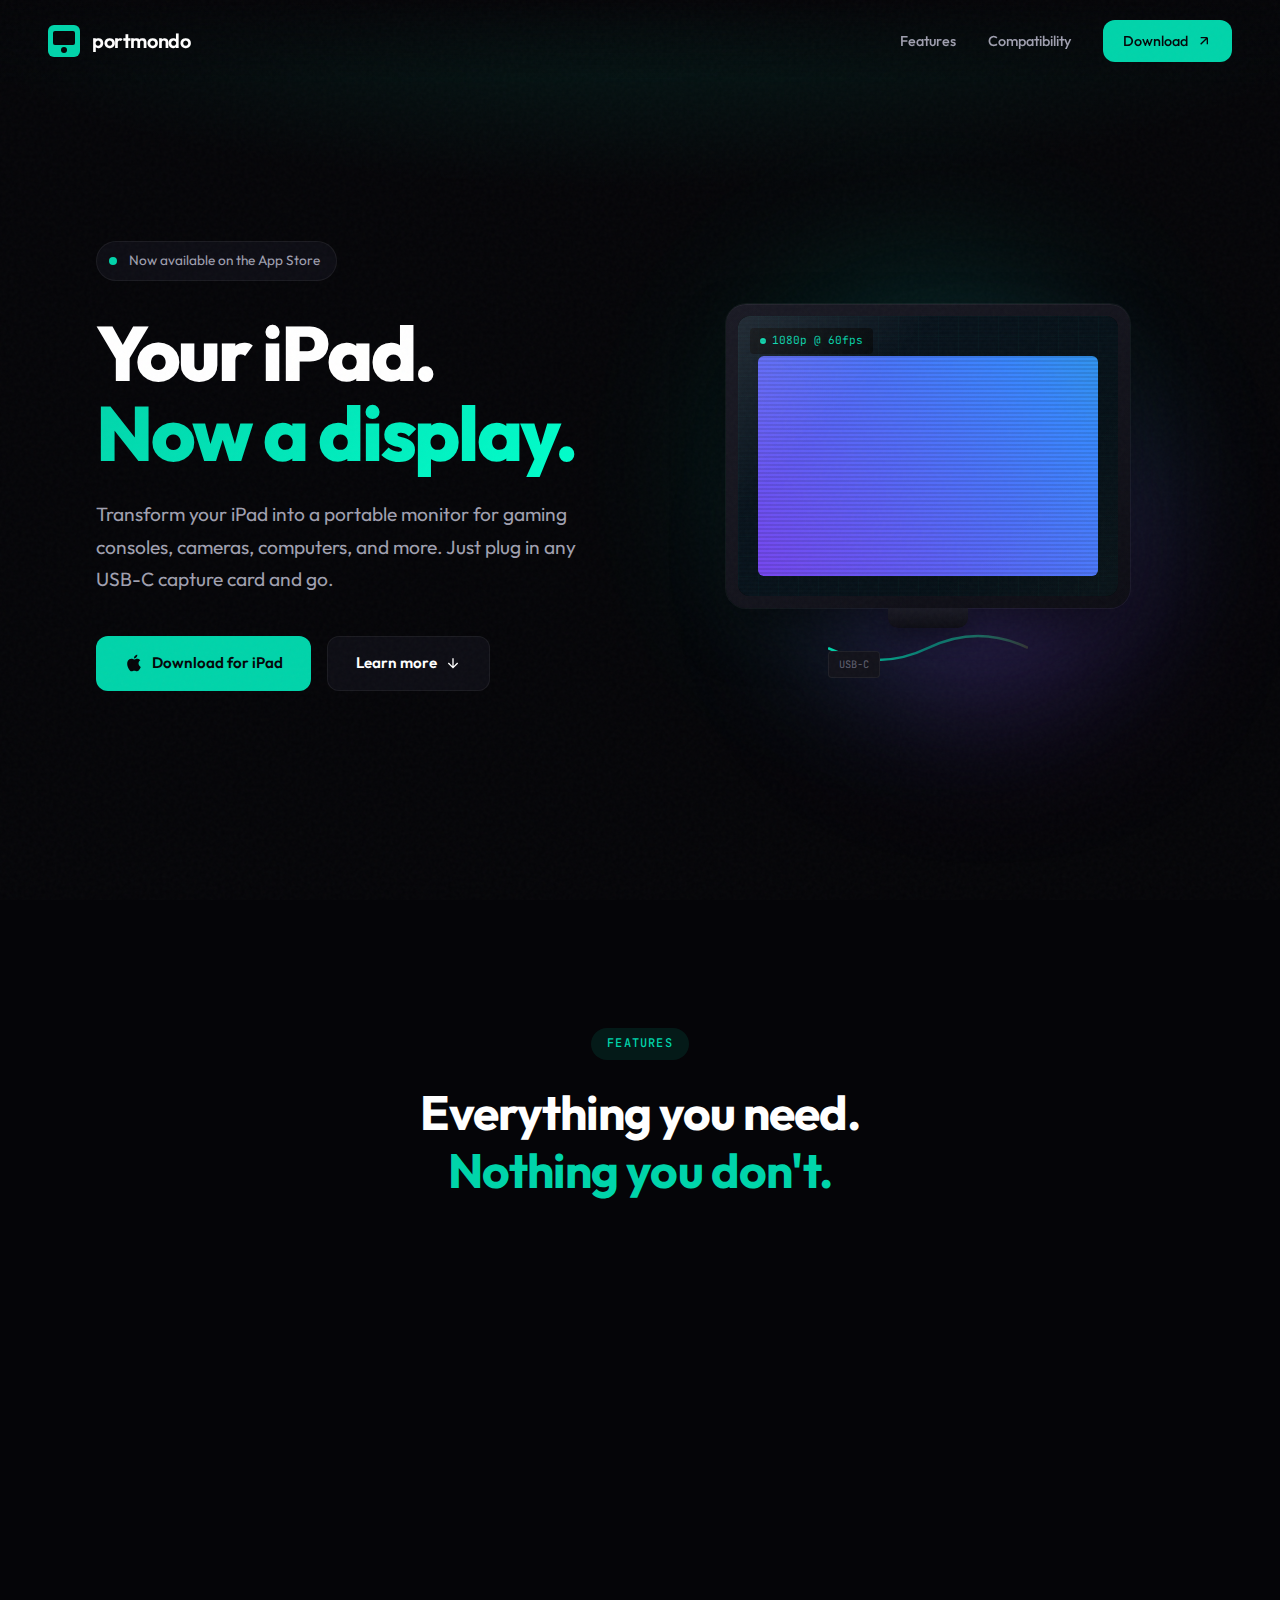
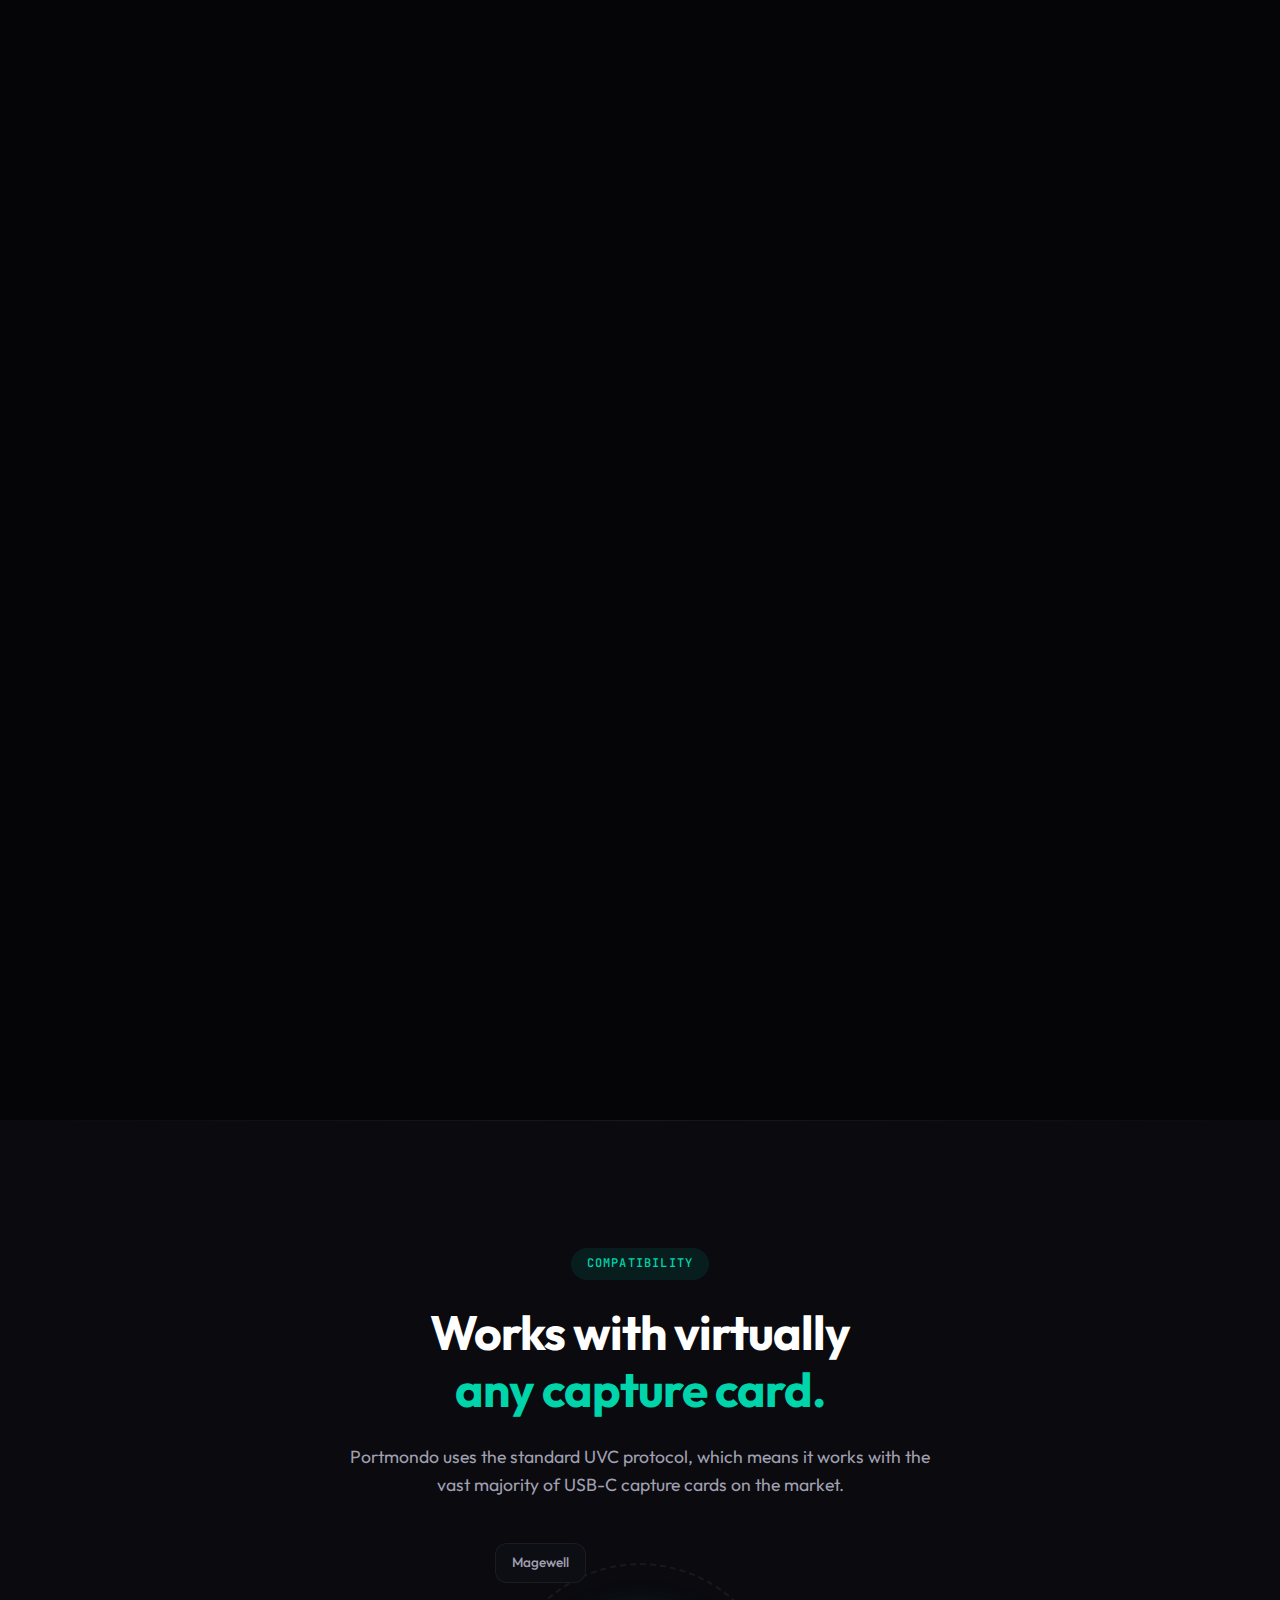
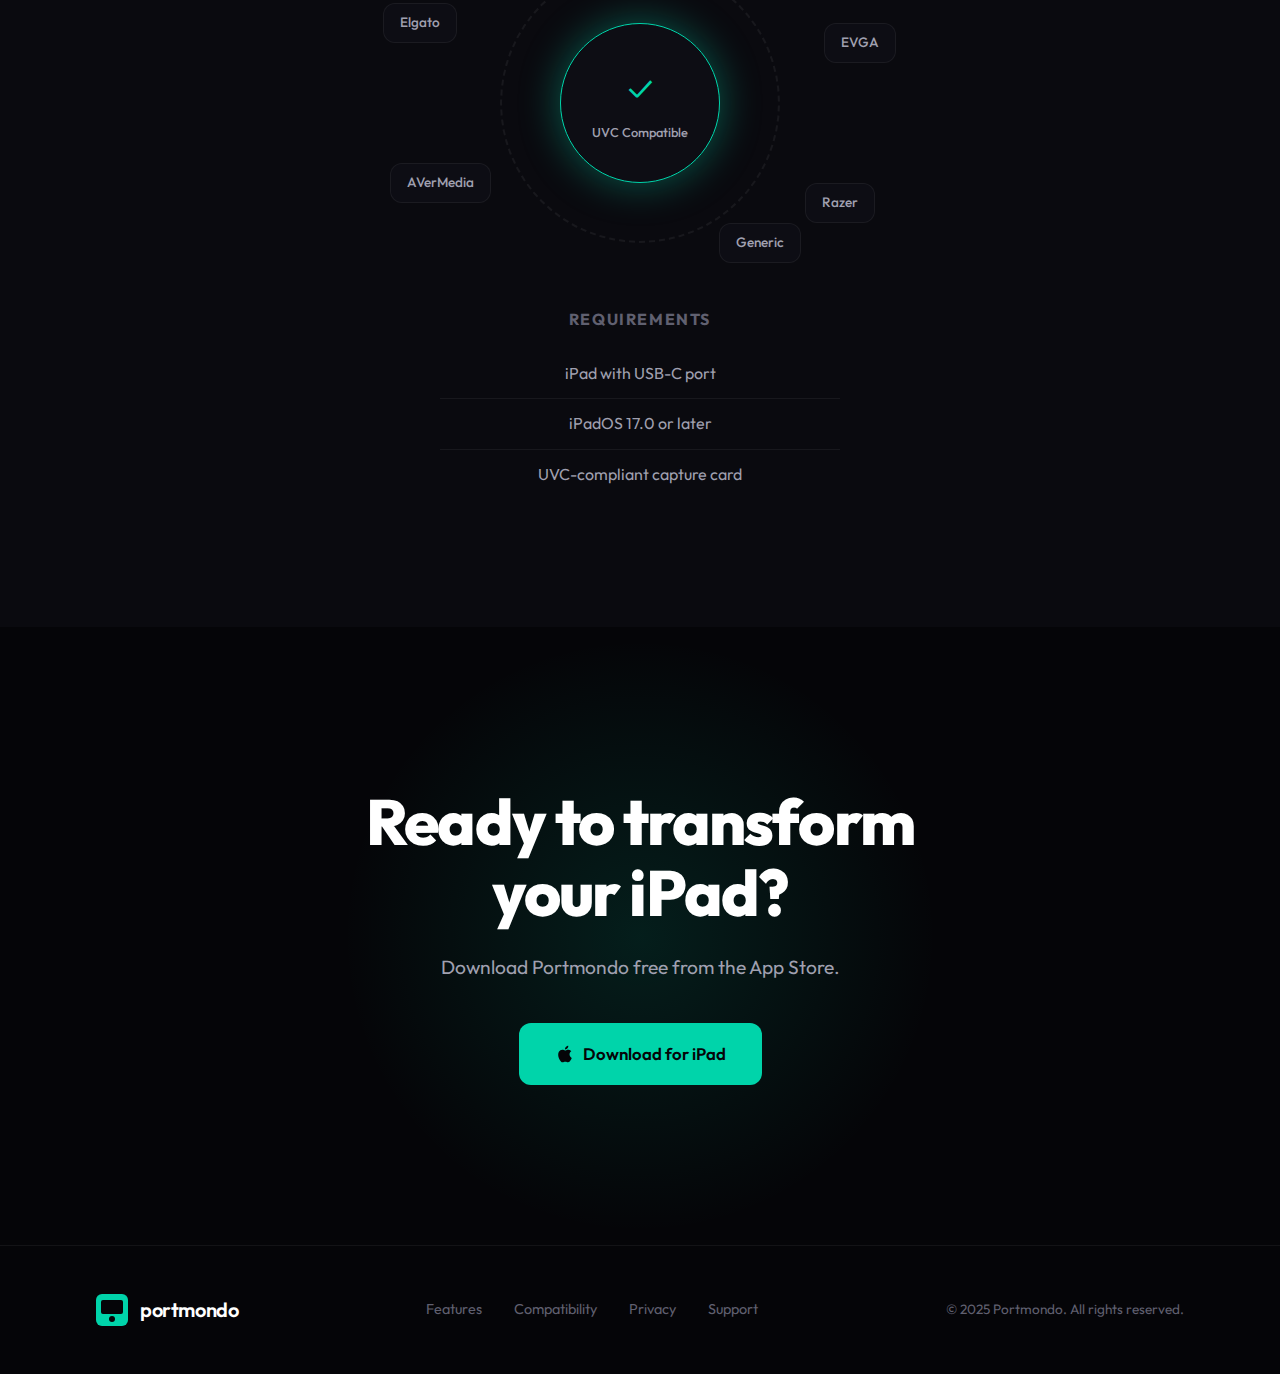
<file: index.html>
<!DOCTYPE html>
<html lang="en">
<head>
    <meta charset="UTF-8">
    <meta name="viewport" content="width=device-width, initial-scale=1.0">
    <title>Portmondo - Transform Your iPad Into a Portable Monitor</title>
    <meta name="description" content="Turn your iPad into a stunning portable display for your gaming consoles, cameras, and computers with any USB-C capture card.">

    <!-- Fonts -->
    <link rel="preconnect" href="https://fonts.googleapis.com">
    <link rel="preconnect" href="https://fonts.gstatic.com" crossorigin>
    <link href="https://fonts.googleapis.com/css2?family=Outfit:wght@300;400;500;600;700;800&family=JetBrains+Mono:wght@400;500&display=swap" rel="stylesheet">

    <!-- Favicon -->
    <link rel="icon" type="image/svg+xml" href="data:image/svg+xml,<svg xmlns='http://www.w3.org/2000/svg' viewBox='0 0 100 100'><rect fill='%230a0a0a' width='100' height='100' rx='20'/><rect fill='%2300d4aa' x='15' y='20' width='70' height='50' rx='5'/><circle fill='%230a0a0a' cx='50' cy='80' r='6'/></svg>">

    <link rel="stylesheet" href="styles.css">
</head>
<body>
    <!-- Noise overlay -->
    <div class="noise"></div>

    <!-- Navigation -->
    <nav class="nav">
        <a href="#" class="nav-logo">
            <span class="logo-icon"></span>
            <span class="logo-text">portmondo</span>
        </a>
        <div class="nav-links">
            <a href="#features">Features</a>
            <a href="#compatibility">Compatibility</a>
            <a href="https://apps.apple.com" class="nav-cta" target="_blank">
                <span>Download</span>
                <svg width="16" height="16" viewBox="0 0 24 24" fill="none" stroke="currentColor" stroke-width="2">
                    <path d="M7 17L17 7M17 7H7M17 7V17"/>
                </svg>
            </a>
        </div>
    </nav>

    <!-- Hero Section -->
    <section class="hero">
        <div class="hero-content">
            <div class="hero-badge">
                <span class="badge-dot"></span>
                <span>Now available on the App Store</span>
            </div>
            <h1 class="hero-title">
                Your iPad.<br>
                <span class="title-accent">Now a display.</span>
            </h1>
            <p class="hero-subtitle">
                Transform your iPad into a portable monitor for gaming consoles, cameras, computers, and more. Just plug in any USB-C capture card and go.
            </p>
            <div class="hero-actions">
                <a href="https://apps.apple.com" class="btn btn-primary" target="_blank">
                    <svg class="apple-icon" viewBox="0 0 24 24" fill="currentColor">
                        <path d="M18.71 19.5c-.83 1.24-1.71 2.45-3.05 2.47-1.34.03-1.77-.79-3.29-.79-1.53 0-2 .77-3.27.82-1.31.05-2.3-1.32-3.14-2.53C4.25 17 2.94 12.45 4.7 9.39c.87-1.52 2.43-2.48 4.12-2.51 1.28-.02 2.5.87 3.29.87.78 0 2.26-1.07 3.81-.91.65.03 2.47.26 3.64 1.98-.09.06-2.17 1.28-2.15 3.81.03 3.02 2.65 4.03 2.68 4.04-.03.07-.42 1.44-1.38 2.83M13 3.5c.73-.83 1.94-1.46 2.94-1.5.13 1.17-.34 2.35-1.04 3.19-.69.85-1.83 1.51-2.95 1.42-.15-1.15.41-2.35 1.05-3.11z"/>
                    </svg>
                    <span>Download for iPad</span>
                </a>
                <a href="#features" class="btn btn-secondary">
                    <span>Learn more</span>
                    <svg width="16" height="16" viewBox="0 0 24 24" fill="none" stroke="currentColor" stroke-width="2">
                        <path d="M12 5v14M5 12l7 7 7-7"/>
                    </svg>
                </a>
            </div>
        </div>

        <div class="hero-visual">
            <div class="display-frame">
                <div class="display-bezel">
                    <div class="display-screen">
                        <div class="screen-content">
                            <div class="screen-grid"></div>
                            <div class="signal-indicator">
                                <span class="signal-dot"></span>
                                <span class="signal-text">1080p @ 60fps</span>
                            </div>
                            <div class="screen-demo">
                                <div class="demo-gradient"></div>
                            </div>
                        </div>
                        <div class="screen-scanlines"></div>
                        <div class="screen-reflection"></div>
                    </div>
                </div>
                <div class="display-stand"></div>
                <div class="cable-container">
                    <svg class="cable" viewBox="0 0 200 100" preserveAspectRatio="none">
                        <path d="M0,50 Q50,80 100,50 T200,50" fill="none" stroke="url(#cableGradient)" stroke-width="3"/>
                        <defs>
                            <linearGradient id="cableGradient" x1="0%" y1="0%" x2="100%" y2="0%">
                                <stop offset="0%" stop-color="#00d4aa"/>
                                <stop offset="50%" stop-color="#00d4aa" stop-opacity="0.5"/>
                                <stop offset="100%" stop-color="#333"/>
                            </linearGradient>
                        </defs>
                    </svg>
                    <div class="usbc-connector">
                        <span>USB-C</span>
                    </div>
                </div>
            </div>
            <div class="glow glow-1"></div>
            <div class="glow glow-2"></div>
        </div>
    </section>

    <!-- Features Section -->
    <section class="features" id="features">
        <div class="section-header">
            <span class="section-tag">Features</span>
            <h2 class="section-title">Everything you need.<br><span class="text-accent">Nothing you don't.</span></h2>
        </div>

        <div class="features-grid">
            <div class="feature-card feature-large">
                <div class="feature-icon">
                    <svg viewBox="0 0 48 48" fill="none" stroke="currentColor" stroke-width="2">
                        <rect x="4" y="8" width="40" height="28" rx="3"/>
                        <circle cx="24" cy="42" r="3"/>
                        <path d="M14 18h20M14 24h12"/>
                    </svg>
                </div>
                <h3>Ultra-Low Latency</h3>
                <p>Optimized for real-time video with smooth, responsive rendering. Perfect for gaming, camera monitoring, and live production.</p>
                <div class="feature-stat">
                    <span class="stat-value">Real-time</span>
                    <span class="stat-label">video display</span>
                </div>
            </div>

            <div class="feature-card">
                <div class="feature-icon">
                    <svg viewBox="0 0 48 48" fill="none" stroke="currentColor" stroke-width="2">
                        <circle cx="24" cy="24" r="20"/>
                        <path d="M24 14v10l7 7"/>
                    </svg>
                </div>
                <h3>Instant On</h3>
                <p>Plug in and go. No configuration needed, no waiting. Your display is ready the moment you connect.</p>
            </div>

            <div class="feature-card">
                <div class="feature-icon">
                    <svg viewBox="0 0 48 48" fill="none" stroke="currentColor" stroke-width="2">
                        <circle cx="24" cy="24" r="8"/>
                        <circle cx="24" cy="24" r="16" stroke-dasharray="4 4"/>
                        <path d="M24 4v4M24 40v4M4 24h4M40 24h4"/>
                    </svg>
                </div>
                <h3>Record Anything</h3>
                <p>Capture your gameplay, presentations, or camera feed directly to your photo library with one tap.</p>
            </div>

            <div class="feature-card">
                <div class="feature-icon">
                    <svg viewBox="0 0 48 48" fill="none" stroke="currentColor" stroke-width="2">
                        <path d="M8 24c0-8.837 7.163-16 16-16s16 7.163 16 16"/>
                        <path d="M16 24a8 8 0 0116 0"/>
                        <path d="M24 24v12"/>
                        <circle cx="24" cy="38" r="2"/>
                    </svg>
                </div>
                <h3>Audio Pass-through</h3>
                <p>Full audio support from your capture card. Hear everything through your iPad's speakers or headphones.</p>
            </div>

            <div class="feature-card">
                <div class="feature-icon">
                    <svg viewBox="0 0 48 48" fill="none" stroke="currentColor" stroke-width="2">
                        <rect x="8" y="6" width="32" height="36" rx="4"/>
                        <path d="M16 42h16"/>
                        <rect x="14" y="12" width="20" height="14" rx="2"/>
                    </svg>
                </div>
                <h3>Native iPadOS</h3>
                <p>Built for iPad with full Stage Manager support. Use it windowed or fullscreen, however you work best.</p>
            </div>

            <div class="feature-card">
                <div class="feature-icon">
                    <svg viewBox="0 0 48 48" fill="none" stroke="currentColor" stroke-width="2">
                        <path d="M4 24h40"/>
                        <path d="M24 4v40"/>
                        <rect x="12" y="12" width="10" height="10" rx="2"/>
                        <rect x="26" y="26" width="10" height="10" rx="2"/>
                    </svg>
                </div>
                <h3>Any Resolution</h3>
                <p>From 720p to 4K, Portmondo adapts to whatever your capture card delivers. Always pixel-perfect.</p>
            </div>
        </div>
    </section>

    <!-- Use Cases Section -->
    <section class="use-cases">
        <div class="use-case-card">
            <div class="use-case-number">01</div>
            <h3>Gaming on the Go</h3>
            <p>Connect your Nintendo Switch, Steam Deck, or any console. Take your big-screen gaming experience anywhere.</p>
        </div>
        <div class="use-case-card">
            <div class="use-case-number">02</div>
            <h3>Camera Monitor</h3>
            <p>Perfect for photographers and videographers. Use your iPad as a large, portable camera monitor on any shoot.</p>
        </div>
        <div class="use-case-card">
            <div class="use-case-number">03</div>
            <h3>Second Screen</h3>
            <p>Extend your laptop or desktop display. Great for presentations, coding, or just having more screen space.</p>
        </div>
    </section>

    <!-- Compatibility Section -->
    <section class="compatibility" id="compatibility">
        <div class="section-header">
            <span class="section-tag">Compatibility</span>
            <h2 class="section-title">Works with virtually<br><span class="text-accent">any capture card.</span></h2>
            <p class="section-desc">Portmondo uses the standard UVC protocol, which means it works with the vast majority of USB-C capture cards on the market.</p>
        </div>

        <div class="compat-visual">
            <div class="compat-ring">
                <div class="compat-center">
                    <span class="compat-icon">✓</span>
                    <span class="compat-label">UVC Compatible</span>
                </div>
            </div>
            <div class="compat-items">
                <div class="compat-item" style="--delay: 0">Elgato</div>
                <div class="compat-item" style="--delay: 1">EVGA</div>
                <div class="compat-item" style="--delay: 2">AVerMedia</div>
                <div class="compat-item" style="--delay: 3">Razer</div>
                <div class="compat-item" style="--delay: 4">Magewell</div>
                <div class="compat-item" style="--delay: 5">Generic</div>
            </div>
        </div>

        <div class="requirements">
            <h4>Requirements</h4>
            <ul>
                <li>iPad with USB-C port</li>
                <li>iPadOS 17.0 or later</li>
                <li>UVC-compliant capture card</li>
            </ul>
        </div>
    </section>

    <!-- CTA Section -->
    <section class="cta">
        <div class="cta-content">
            <h2>Ready to transform<br>your iPad?</h2>
            <p>Download Portmondo free from the App Store.</p>
            <a href="https://apps.apple.com" class="btn btn-primary btn-large" target="_blank">
                <svg class="apple-icon" viewBox="0 0 24 24" fill="currentColor">
                    <path d="M18.71 19.5c-.83 1.24-1.71 2.45-3.05 2.47-1.34.03-1.77-.79-3.29-.79-1.53 0-2 .77-3.27.82-1.31.05-2.3-1.32-3.14-2.53C4.25 17 2.94 12.45 4.7 9.39c.87-1.52 2.43-2.48 4.12-2.51 1.28-.02 2.5.87 3.29.87.78 0 2.26-1.07 3.81-.91.65.03 2.47.26 3.64 1.98-.09.06-2.17 1.28-2.15 3.81.03 3.02 2.65 4.03 2.68 4.04-.03.07-.42 1.44-1.38 2.83M13 3.5c.73-.83 1.94-1.46 2.94-1.5.13 1.17-.34 2.35-1.04 3.19-.69.85-1.83 1.51-2.95 1.42-.15-1.15.41-2.35 1.05-3.11z"/>
                </svg>
                <span>Download for iPad</span>
            </a>
        </div>
        <div class="cta-glow"></div>
    </section>

    <!-- Footer -->
    <footer class="footer">
        <div class="footer-content">
            <div class="footer-brand">
                <span class="logo-icon"></span>
                <span class="logo-text">portmondo</span>
            </div>
            <div class="footer-links">
                <a href="#features">Features</a>
                <a href="#compatibility">Compatibility</a>
                <a href="/privacy">Privacy</a>
                <a href="#" class="support-trigger" id="supportTrigger">Support</a>
            </div>
            <div class="footer-legal">
                <p>&copy; 2025 Portmondo. All rights reserved.</p>
            </div>
        </div>
    </footer>

    <!-- Support Modal -->
    <div class="modal-overlay" id="supportModal">
        <div class="modal">
            <button class="modal-close" id="modalClose">
                <svg width="24" height="24" viewBox="0 0 24 24" fill="none" stroke="currentColor" stroke-width="2">
                    <path d="M18 6L6 18M6 6l12 12"/>
                </svg>
            </button>

            <div class="modal-header">
                <h3>Report an Issue</h3>
                <p>Having trouble with a specific capture card or adapter? Let us know so we can help.</p>
            </div>

            <form class="support-form" id="supportForm">
                <div class="form-group">
                    <label for="email">Email</label>
                    <input type="email" id="email" name="email" placeholder="your@email.com" required>
                </div>

                <div class="form-row">
                    <div class="form-group">
                        <label for="ipadModel">iPad Model</label>
                        <select id="ipadModel" name="ipadModel" required>
                            <option value="">Select model...</option>
                            <option value="ipad-pro-m4">iPad Pro (M4)</option>
                            <option value="ipad-pro-m2">iPad Pro (M2)</option>
                            <option value="ipad-pro-m1">iPad Pro (M1)</option>
                            <option value="ipad-air-m2">iPad Air (M2)</option>
                            <option value="ipad-air-m1">iPad Air (M1)</option>
                            <option value="ipad-10">iPad (10th gen)</option>
                            <option value="ipad-mini-6">iPad mini (6th gen)</option>
                            <option value="other">Other</option>
                        </select>
                    </div>

                    <div class="form-group">
                        <label for="ipados">iPadOS Version</label>
                        <input type="text" id="ipados" name="ipados" placeholder="e.g. 17.4">
                    </div>
                </div>

                <div class="form-group">
                    <label for="captureCard">Capture Card / Adapter</label>
                    <input type="text" id="captureCard" name="captureCard" placeholder="Brand and model name" required>
                </div>

                <div class="form-group">
                    <label for="sourceDevice">Source Device (if applicable)</label>
                    <input type="text" id="sourceDevice" name="sourceDevice" placeholder="e.g. Nintendo Switch, Canon R5, MacBook Pro">
                </div>

                <div class="form-group">
                    <label for="issueType">Issue Type</label>
                    <select id="issueType" name="issueType" required>
                        <option value="">Select issue type...</option>
                        <option value="no-video">No video signal</option>
                        <option value="no-audio">No audio</option>
                        <option value="stuttering">Stuttering / Frame drops</option>
                        <option value="color">Color / Display issues</option>
                        <option value="crash">App crashes</option>
                        <option value="recording">Recording problems</option>
                        <option value="other">Other</option>
                    </select>
                </div>

                <div class="form-group">
                    <label for="description">Description</label>
                    <textarea id="description" name="description" rows="4" placeholder="Please describe the issue in detail. What happens? When does it happen? Any error messages?" required></textarea>
                </div>

                <button type="submit" class="btn btn-primary btn-full">
                    <span>Submit Report</span>
                    <svg width="16" height="16" viewBox="0 0 24 24" fill="none" stroke="currentColor" stroke-width="2">
                        <path d="M5 12h14M12 5l7 7-7 7"/>
                    </svg>
                </button>
            </form>

            <div class="form-success" id="formSuccess">
                <div class="success-icon">
                    <svg width="48" height="48" viewBox="0 0 24 24" fill="none" stroke="currentColor" stroke-width="2">
                        <circle cx="12" cy="12" r="10"/>
                        <path d="M8 12l3 3 5-6"/>
                    </svg>
                </div>
                <h4>Report Submitted</h4>
                <p>Thank you for helping us improve Portmondo. We'll look into this and may reach out if we need more information.</p>
                <button class="btn btn-secondary" id="closeSuccess">Close</button>
            </div>
        </div>
    </div>

    <script src="script.js"></script>
</body>
</html>
</file>
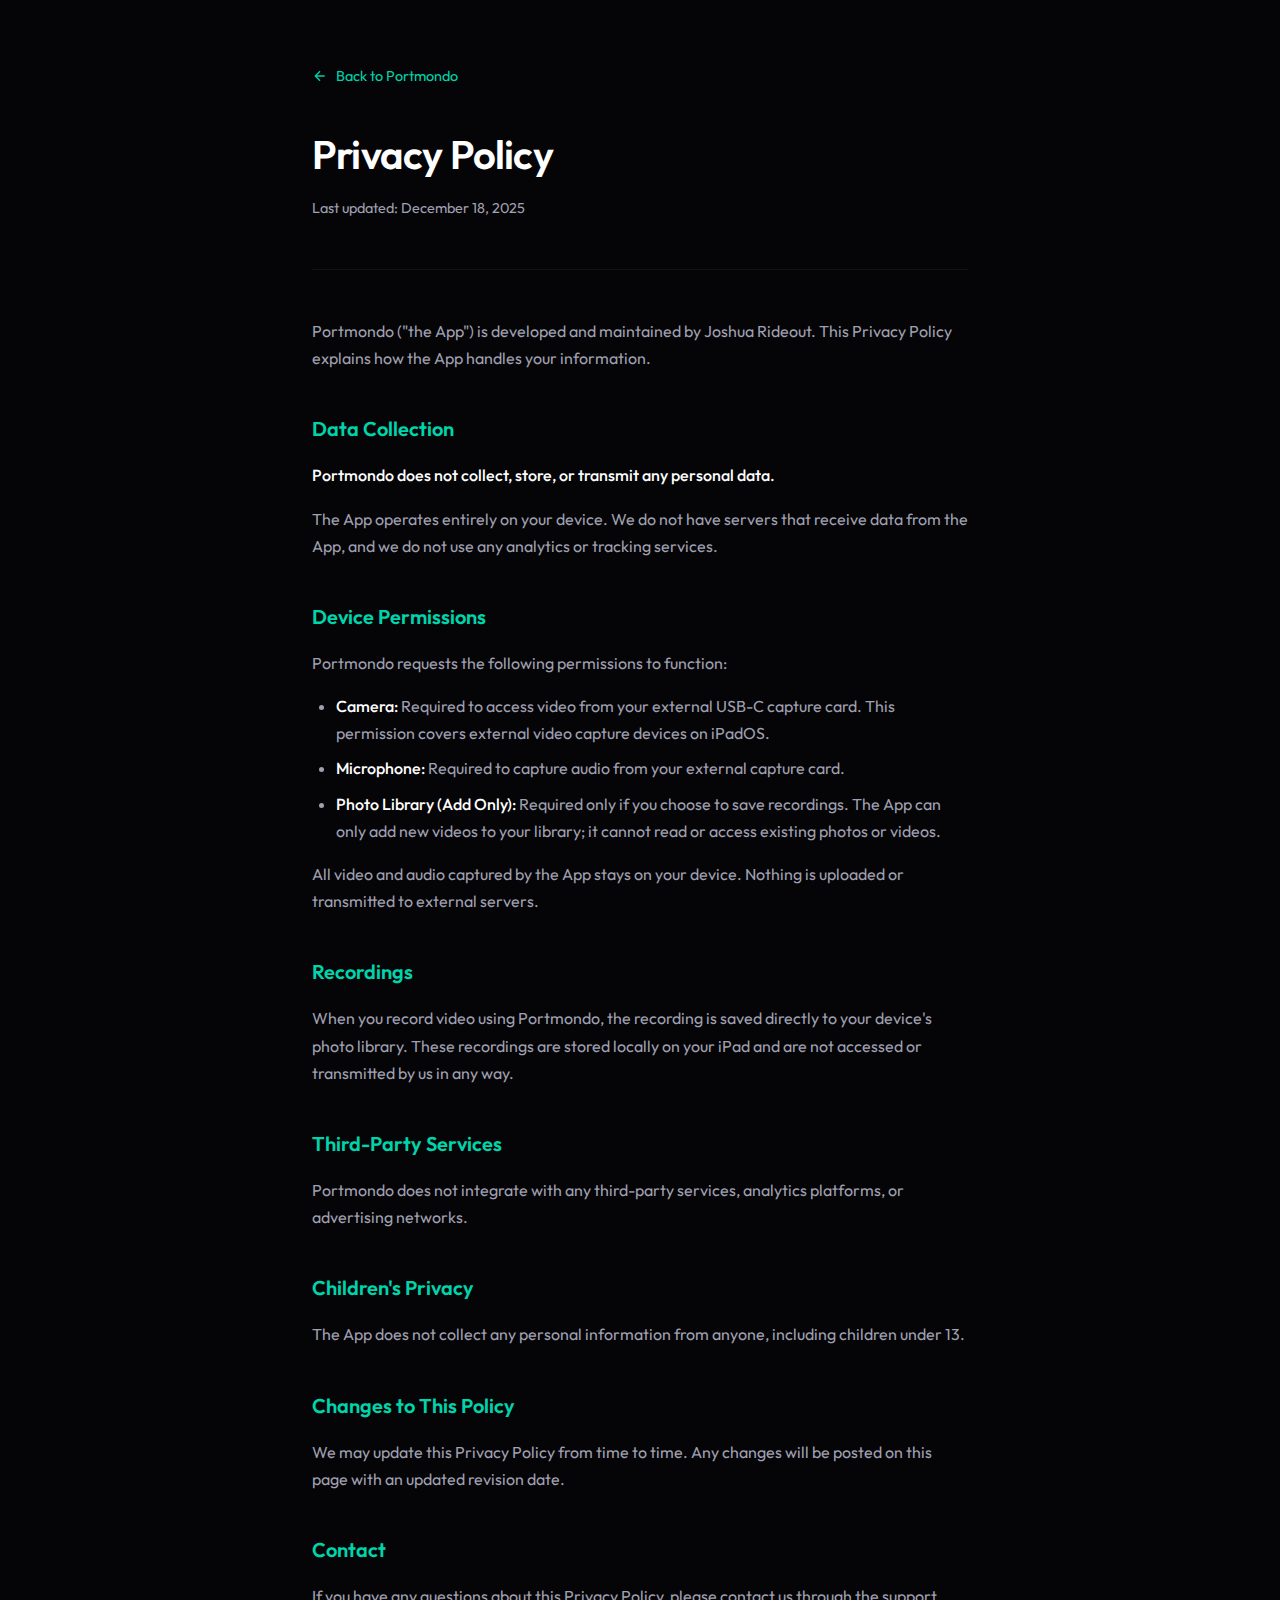
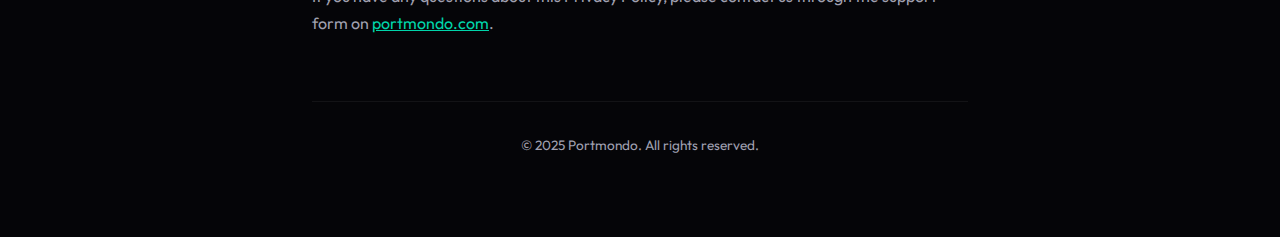
<file: privacy.html>
<!DOCTYPE html>
<html lang="en">
<head>
    <meta charset="UTF-8">
    <meta name="viewport" content="width=device-width, initial-scale=1.0">
    <title>Privacy Policy - Portmondo</title>
    <link rel="preconnect" href="https://fonts.googleapis.com">
    <link rel="preconnect" href="https://fonts.gstatic.com" crossorigin>
    <link href="https://fonts.googleapis.com/css2?family=Outfit:wght@400;500;600&display=swap" rel="stylesheet">
    <style>
        :root {
            --bg: #050508;
            --text: #ffffff;
            --text-secondary: #a0a0b0;
            --accent: #00d4aa;
            --border: rgba(255, 255, 255, 0.06);
        }

        * {
            box-sizing: border-box;
            margin: 0;
            padding: 0;
        }

        body {
            font-family: 'Outfit', -apple-system, sans-serif;
            background: var(--bg);
            color: var(--text);
            line-height: 1.7;
            -webkit-font-smoothing: antialiased;
        }

        .container {
            max-width: 720px;
            margin: 0 auto;
            padding: 4rem 2rem;
        }

        header {
            margin-bottom: 3rem;
            padding-bottom: 2rem;
            border-bottom: 1px solid var(--border);
        }

        .back-link {
            display: inline-flex;
            align-items: center;
            gap: 0.5rem;
            color: var(--accent);
            text-decoration: none;
            font-size: 0.9rem;
            margin-bottom: 2rem;
        }

        .back-link:hover {
            text-decoration: underline;
        }

        h1 {
            font-size: 2.5rem;
            font-weight: 600;
            margin-bottom: 0.5rem;
            letter-spacing: -0.02em;
        }

        .last-updated {
            color: var(--text-secondary);
            font-size: 0.9rem;
        }

        h2 {
            font-size: 1.25rem;
            font-weight: 600;
            margin: 2.5rem 0 1rem;
            color: var(--accent);
        }

        p {
            color: var(--text-secondary);
            margin-bottom: 1rem;
        }

        ul {
            color: var(--text-secondary);
            margin: 1rem 0 1rem 1.5rem;
        }

        li {
            margin-bottom: 0.5rem;
        }

        strong {
            color: var(--text);
            font-weight: 500;
        }

        a {
            color: var(--accent);
        }

        footer {
            margin-top: 4rem;
            padding-top: 2rem;
            border-top: 1px solid var(--border);
            text-align: center;
        }

        footer p {
            font-size: 0.85rem;
        }
    </style>
</head>
<body>
    <div class="container">
        <header>
            <a href="/" class="back-link">
                <svg width="16" height="16" viewBox="0 0 24 24" fill="none" stroke="currentColor" stroke-width="2">
                    <path d="M19 12H5M12 19l-7-7 7-7"/>
                </svg>
                Back to Portmondo
            </a>
            <h1>Privacy Policy</h1>
            <p class="last-updated">Last updated: December 18, 2025</p>
        </header>

        <main>
            <p>Portmondo ("the App") is developed and maintained by Joshua Rideout. This Privacy Policy explains how the App handles your information.</p>

            <h2>Data Collection</h2>
            <p><strong>Portmondo does not collect, store, or transmit any personal data.</strong></p>
            <p>The App operates entirely on your device. We do not have servers that receive data from the App, and we do not use any analytics or tracking services.</p>

            <h2>Device Permissions</h2>
            <p>Portmondo requests the following permissions to function:</p>
            <ul>
                <li><strong>Camera:</strong> Required to access video from your external USB-C capture card. This permission covers external video capture devices on iPadOS.</li>
                <li><strong>Microphone:</strong> Required to capture audio from your external capture card.</li>
                <li><strong>Photo Library (Add Only):</strong> Required only if you choose to save recordings. The App can only add new videos to your library; it cannot read or access existing photos or videos.</li>
            </ul>
            <p>All video and audio captured by the App stays on your device. Nothing is uploaded or transmitted to external servers.</p>

            <h2>Recordings</h2>
            <p>When you record video using Portmondo, the recording is saved directly to your device's photo library. These recordings are stored locally on your iPad and are not accessed or transmitted by us in any way.</p>

            <h2>Third-Party Services</h2>
            <p>Portmondo does not integrate with any third-party services, analytics platforms, or advertising networks.</p>

            <h2>Children's Privacy</h2>
            <p>The App does not collect any personal information from anyone, including children under 13.</p>

            <h2>Changes to This Policy</h2>
            <p>We may update this Privacy Policy from time to time. Any changes will be posted on this page with an updated revision date.</p>

            <h2>Contact</h2>
            <p>If you have any questions about this Privacy Policy, please contact us through the support form on <a href="/">portmondo.com</a>.</p>
        </main>

        <footer>
            <p>&copy; 2025 Portmondo. All rights reserved.</p>
        </footer>
    </div>
</body>
</html>
</file>
<file: styles.css>
/* ===================================
   PORTMONDO - Neo Display Dark Theme
   =================================== */

/* CSS Variables */
:root {
    --bg-primary: #050508;
    --bg-secondary: #0a0a0f;
    --bg-tertiary: #12121a;
    --bg-card: #0d0d14;

    --accent: #00d4aa;
    --accent-dim: #00a88a;
    --accent-glow: rgba(0, 212, 170, 0.4);
    --accent-soft: rgba(0, 212, 170, 0.1);

    --text-primary: #ffffff;
    --text-secondary: #a0a0b0;
    --text-muted: #606070;

    --border: rgba(255, 255, 255, 0.06);
    --border-hover: rgba(255, 255, 255, 0.12);

    --radius-sm: 6px;
    --radius-md: 12px;
    --radius-lg: 20px;
    --radius-xl: 32px;

    --font-display: 'Outfit', -apple-system, sans-serif;
    --font-mono: 'JetBrains Mono', monospace;

    --transition-fast: 0.15s ease;
    --transition-smooth: 0.3s cubic-bezier(0.4, 0, 0.2, 1);
    --transition-bounce: 0.5s cubic-bezier(0.34, 1.56, 0.64, 1);
}

/* Reset & Base */
*, *::before, *::after {
    box-sizing: border-box;
    margin: 0;
    padding: 0;
}

html {
    scroll-behavior: smooth;
}

body {
    font-family: var(--font-display);
    background: var(--bg-primary);
    color: var(--text-primary);
    line-height: 1.6;
    min-height: 100vh;
    overflow-x: hidden;
    -webkit-font-smoothing: antialiased;
}

/* Noise Overlay */
.noise {
    position: fixed;
    inset: 0;
    pointer-events: none;
    z-index: 9999;
    opacity: 0.03;
    background-image: url("data:image/svg+xml,%3Csvg viewBox='0 0 256 256' xmlns='http://www.w3.org/2000/svg'%3E%3Cfilter id='noise'%3E%3CfeTurbulence type='fractalNoise' baseFrequency='0.9' numOctaves='4' stitchTiles='stitch'/%3E%3C/filter%3E%3Crect width='100%25' height='100%25' filter='url(%23noise)'/%3E%3C/svg%3E");
}

/* Selection */
::selection {
    background: var(--accent);
    color: var(--bg-primary);
}

/* Scrollbar */
::-webkit-scrollbar {
    width: 8px;
}

::-webkit-scrollbar-track {
    background: var(--bg-secondary);
}

::-webkit-scrollbar-thumb {
    background: var(--bg-tertiary);
    border-radius: 4px;
}

::-webkit-scrollbar-thumb:hover {
    background: var(--accent-dim);
}

/* ===================================
   Navigation
   =================================== */

.nav {
    position: fixed;
    top: 0;
    left: 0;
    right: 0;
    z-index: 100;
    display: flex;
    justify-content: space-between;
    align-items: center;
    padding: 1.25rem 3rem;
    background: linear-gradient(to bottom, var(--bg-primary) 0%, transparent 100%);
    backdrop-filter: blur(20px);
    -webkit-backdrop-filter: blur(20px);
}

.nav-logo {
    display: flex;
    align-items: center;
    gap: 0.75rem;
    text-decoration: none;
    color: var(--text-primary);
}

.logo-icon {
    width: 32px;
    height: 32px;
    background: var(--accent);
    border-radius: var(--radius-sm);
    position: relative;
}

.logo-icon::before {
    content: '';
    position: absolute;
    top: 6px;
    left: 5px;
    right: 5px;
    height: 14px;
    background: var(--bg-primary);
    border-radius: 2px;
}

.logo-icon::after {
    content: '';
    position: absolute;
    bottom: 4px;
    left: 50%;
    transform: translateX(-50%);
    width: 6px;
    height: 6px;
    background: var(--bg-primary);
    border-radius: 50%;
}

.logo-text {
    font-size: 1.25rem;
    font-weight: 600;
    letter-spacing: -0.02em;
}

.nav-links {
    display: flex;
    align-items: center;
    gap: 2rem;
}

.nav-links a {
    color: var(--text-secondary);
    text-decoration: none;
    font-size: 0.9rem;
    font-weight: 500;
    transition: color var(--transition-fast);
}

.nav-links a:hover {
    color: var(--text-primary);
}

.nav-cta {
    display: flex;
    align-items: center;
    gap: 0.5rem;
    padding: 0.6rem 1.25rem;
    background: var(--accent);
    color: var(--bg-primary) !important;
    border-radius: var(--radius-md);
    font-weight: 600;
    transition: all var(--transition-smooth);
}

.nav-cta:hover {
    background: var(--text-primary);
    transform: translateY(-2px);
    box-shadow: 0 8px 30px var(--accent-glow);
}

.nav-cta svg {
    transition: transform var(--transition-smooth);
}

.nav-cta:hover svg {
    transform: translate(2px, -2px);
}

/* ===================================
   Hero Section
   =================================== */

.hero {
    min-height: 100vh;
    display: grid;
    grid-template-columns: 1fr 1fr;
    gap: 4rem;
    align-items: center;
    padding: 8rem 6rem 6rem;
    position: relative;
    overflow: hidden;
}

.hero::before {
    content: '';
    position: absolute;
    top: 0;
    left: 0;
    right: 0;
    height: 60%;
    background: radial-gradient(ellipse 80% 50% at 50% 0%, var(--accent-soft) 0%, transparent 70%);
    pointer-events: none;
}

.hero-content {
    position: relative;
    z-index: 2;
}

.hero-badge {
    display: inline-flex;
    align-items: center;
    gap: 0.75rem;
    padding: 0.5rem 1rem 0.5rem 0.75rem;
    background: var(--bg-card);
    border: 1px solid var(--border);
    border-radius: 100px;
    font-size: 0.85rem;
    color: var(--text-secondary);
    margin-bottom: 2rem;
    animation: fadeSlideUp 0.6s ease backwards;
}

.badge-dot {
    width: 8px;
    height: 8px;
    background: var(--accent);
    border-radius: 50%;
    animation: pulse 2s ease-in-out infinite;
}

@keyframes pulse {
    0%, 100% { opacity: 1; transform: scale(1); }
    50% { opacity: 0.5; transform: scale(1.2); }
}

.hero-title {
    font-size: clamp(3rem, 6vw, 5rem);
    font-weight: 800;
    line-height: 1.05;
    letter-spacing: -0.03em;
    margin-bottom: 1.5rem;
    animation: fadeSlideUp 0.6s ease 0.1s backwards;
}

.title-accent {
    background: linear-gradient(135deg, var(--accent) 0%, #00ffcc 50%, var(--accent) 100%);
    background-size: 200% 200%;
    -webkit-background-clip: text;
    -webkit-text-fill-color: transparent;
    background-clip: text;
    animation: shimmer 3s ease infinite;
}

@keyframes shimmer {
    0%, 100% { background-position: 0% 50%; }
    50% { background-position: 100% 50%; }
}

.hero-subtitle {
    font-size: 1.2rem;
    color: var(--text-secondary);
    max-width: 480px;
    line-height: 1.7;
    margin-bottom: 2.5rem;
    animation: fadeSlideUp 0.6s ease 0.2s backwards;
}

.hero-actions {
    display: flex;
    gap: 1rem;
    animation: fadeSlideUp 0.6s ease 0.3s backwards;
}

@keyframes fadeSlideUp {
    from {
        opacity: 0;
        transform: translateY(20px);
    }
    to {
        opacity: 1;
        transform: translateY(0);
    }
}

/* Hero Visual */
.hero-visual {
    position: relative;
    display: flex;
    justify-content: center;
    align-items: center;
    animation: fadeIn 0.8s ease 0.4s backwards;
}

@keyframes fadeIn {
    from { opacity: 0; }
    to { opacity: 1; }
}

.display-frame {
    position: relative;
    z-index: 2;
}

.display-bezel {
    background: linear-gradient(145deg, #1a1a24, #0d0d14);
    padding: 12px;
    border-radius: var(--radius-lg);
    box-shadow:
        0 0 0 1px rgba(255, 255, 255, 0.05),
        0 25px 60px -15px rgba(0, 0, 0, 0.7),
        inset 0 1px 0 rgba(255, 255, 255, 0.05);
}

.display-screen {
    width: 380px;
    height: 280px;
    background: #000;
    border-radius: var(--radius-md);
    overflow: hidden;
    position: relative;
}

.screen-content {
    position: absolute;
    inset: 0;
    background: linear-gradient(135deg, #0a1520 0%, #051015 100%);
}

.screen-grid {
    position: absolute;
    inset: 0;
    background-image:
        linear-gradient(rgba(0, 212, 170, 0.03) 1px, transparent 1px),
        linear-gradient(90deg, rgba(0, 212, 170, 0.03) 1px, transparent 1px);
    background-size: 20px 20px;
    animation: gridMove 20s linear infinite;
}

@keyframes gridMove {
    from { background-position: 0 0; }
    to { background-position: 20px 20px; }
}

.signal-indicator {
    position: absolute;
    top: 12px;
    left: 12px;
    display: flex;
    align-items: center;
    gap: 6px;
    padding: 4px 10px;
    background: rgba(0, 0, 0, 0.6);
    border-radius: 4px;
    font-family: var(--font-mono);
    font-size: 0.7rem;
    color: var(--accent);
}

.signal-dot {
    width: 6px;
    height: 6px;
    background: var(--accent);
    border-radius: 50%;
    animation: blink 1s ease infinite;
}

@keyframes blink {
    0%, 100% { opacity: 1; }
    50% { opacity: 0.3; }
}

.screen-demo {
    position: absolute;
    inset: 40px 20px 20px;
    border-radius: var(--radius-sm);
    overflow: hidden;
}

.demo-gradient {
    width: 100%;
    height: 100%;
    background: linear-gradient(
        45deg,
        #ff006e 0%,
        #8338ec 25%,
        #3a86ff 50%,
        #00d4aa 75%,
        #ff006e 100%
    );
    background-size: 400% 400%;
    animation: gradientFlow 8s ease infinite;
}

@keyframes gradientFlow {
    0%, 100% { background-position: 0% 50%; }
    50% { background-position: 100% 50%; }
}

.screen-scanlines {
    position: absolute;
    inset: 0;
    background: repeating-linear-gradient(
        0deg,
        transparent,
        transparent 2px,
        rgba(0, 0, 0, 0.1) 2px,
        rgba(0, 0, 0, 0.1) 4px
    );
    pointer-events: none;
}

.screen-reflection {
    position: absolute;
    inset: 0;
    background: linear-gradient(
        135deg,
        rgba(255, 255, 255, 0.1) 0%,
        transparent 30%,
        transparent 70%,
        rgba(255, 255, 255, 0.02) 100%
    );
    pointer-events: none;
}

.display-stand {
    width: 80px;
    height: 20px;
    background: linear-gradient(to bottom, #1a1a24, #0d0d14);
    margin: 0 auto;
    border-radius: 0 0 10px 10px;
    box-shadow: 0 10px 20px rgba(0, 0, 0, 0.3);
}

.cable-container {
    position: absolute;
    bottom: -60px;
    left: 50%;
    transform: translateX(-50%);
    width: 200px;
    height: 80px;
}

.cable {
    width: 100%;
    height: 100%;
}

.usbc-connector {
    position: absolute;
    bottom: 10px;
    left: 0;
    padding: 4px 10px;
    background: var(--bg-tertiary);
    border: 1px solid var(--border);
    border-radius: 4px;
    font-family: var(--font-mono);
    font-size: 0.65rem;
    color: var(--text-muted);
}

.glow {
    position: absolute;
    border-radius: 50%;
    filter: blur(80px);
    pointer-events: none;
}

.glow-1 {
    width: 400px;
    height: 400px;
    background: var(--accent-glow);
    top: 50%;
    left: 50%;
    transform: translate(-50%, -50%);
    opacity: 0.4;
    animation: glowPulse 4s ease-in-out infinite;
}

.glow-2 {
    width: 300px;
    height: 300px;
    background: rgba(138, 43, 226, 0.3);
    top: 30%;
    right: 10%;
    animation: glowPulse 4s ease-in-out infinite 1s;
}

@keyframes glowPulse {
    0%, 100% { opacity: 0.3; transform: translate(-50%, -50%) scale(1); }
    50% { opacity: 0.5; transform: translate(-50%, -50%) scale(1.1); }
}

/* ===================================
   Buttons
   =================================== */

.btn {
    display: inline-flex;
    align-items: center;
    justify-content: center;
    gap: 0.5rem;
    padding: 0.9rem 1.75rem;
    font-family: var(--font-display);
    font-size: 0.95rem;
    font-weight: 600;
    text-decoration: none;
    border: none;
    border-radius: var(--radius-md);
    cursor: pointer;
    transition: all var(--transition-smooth);
}

.btn-primary {
    background: var(--accent);
    color: var(--bg-primary);
}

.btn-primary:hover {
    background: var(--text-primary);
    transform: translateY(-2px);
    box-shadow: 0 10px 40px var(--accent-glow);
}

.btn-secondary {
    background: var(--bg-card);
    color: var(--text-primary);
    border: 1px solid var(--border);
}

.btn-secondary:hover {
    background: var(--bg-tertiary);
    border-color: var(--border-hover);
    transform: translateY(-2px);
}

.btn-large {
    padding: 1.1rem 2.25rem;
    font-size: 1.05rem;
}

.btn-full {
    width: 100%;
}

.apple-icon {
    width: 20px;
    height: 20px;
}

/* ===================================
   Features Section
   =================================== */

.features {
    padding: 8rem 6rem;
    position: relative;
}

.section-header {
    text-align: center;
    margin-bottom: 4rem;
}

.section-tag {
    display: inline-block;
    padding: 0.4rem 1rem;
    background: var(--accent-soft);
    color: var(--accent);
    font-family: var(--font-mono);
    font-size: 0.75rem;
    font-weight: 500;
    text-transform: uppercase;
    letter-spacing: 0.1em;
    border-radius: 100px;
    margin-bottom: 1.5rem;
}

.section-title {
    font-size: clamp(2rem, 4vw, 3rem);
    font-weight: 700;
    line-height: 1.2;
    letter-spacing: -0.02em;
}

.text-accent {
    color: var(--accent);
}

.section-desc {
    font-size: 1.1rem;
    color: var(--text-secondary);
    max-width: 600px;
    margin: 1.5rem auto 0;
}

.features-grid {
    display: grid;
    grid-template-columns: repeat(3, 1fr);
    gap: 1.5rem;
}

.feature-card {
    background: var(--bg-card);
    border: 1px solid var(--border);
    border-radius: var(--radius-lg);
    padding: 2rem;
    transition: all var(--transition-smooth);
}

.feature-card:hover {
    border-color: var(--border-hover);
    transform: translateY(-4px);
    box-shadow: 0 20px 40px rgba(0, 0, 0, 0.3);
}

.feature-large {
    grid-column: span 2;
    grid-row: span 2;
    display: flex;
    flex-direction: column;
}

.feature-icon {
    width: 56px;
    height: 56px;
    background: var(--accent-soft);
    border-radius: var(--radius-md);
    display: flex;
    align-items: center;
    justify-content: center;
    margin-bottom: 1.5rem;
}

.feature-icon svg {
    width: 28px;
    height: 28px;
    color: var(--accent);
}

.feature-card h3 {
    font-size: 1.25rem;
    font-weight: 600;
    margin-bottom: 0.75rem;
    letter-spacing: -0.01em;
}

.feature-card p {
    color: var(--text-secondary);
    line-height: 1.7;
}

.feature-large h3 {
    font-size: 1.5rem;
}

.feature-large p {
    font-size: 1.1rem;
    max-width: 400px;
}

.feature-stat {
    margin-top: auto;
    padding-top: 2rem;
}

.stat-value {
    display: block;
    font-family: var(--font-mono);
    font-size: 2.5rem;
    font-weight: 700;
    color: var(--accent);
    line-height: 1;
}

.stat-label {
    display: block;
    font-size: 0.9rem;
    color: var(--text-muted);
    margin-top: 0.5rem;
}

/* ===================================
   Use Cases Section
   =================================== */

.use-cases {
    padding: 4rem 6rem 8rem;
    display: grid;
    grid-template-columns: repeat(3, 1fr);
    gap: 2rem;
}

.use-case-card {
    padding: 2.5rem;
    background: linear-gradient(135deg, var(--bg-secondary) 0%, var(--bg-card) 100%);
    border: 1px solid var(--border);
    border-radius: var(--radius-lg);
    position: relative;
    overflow: hidden;
}

.use-case-card::before {
    content: '';
    position: absolute;
    top: 0;
    left: 0;
    right: 0;
    height: 3px;
    background: linear-gradient(90deg, var(--accent), transparent);
}

.use-case-number {
    font-family: var(--font-mono);
    font-size: 0.8rem;
    color: var(--accent);
    margin-bottom: 1rem;
}

.use-case-card h3 {
    font-size: 1.35rem;
    font-weight: 600;
    margin-bottom: 0.75rem;
}

.use-case-card p {
    color: var(--text-secondary);
    line-height: 1.7;
}

/* ===================================
   Compatibility Section
   =================================== */

.compatibility {
    padding: 8rem 6rem;
    background: var(--bg-secondary);
    position: relative;
}

.compatibility::before {
    content: '';
    position: absolute;
    top: 0;
    left: 0;
    right: 0;
    height: 1px;
    background: linear-gradient(90deg, transparent, var(--border), transparent);
}

.compat-visual {
    display: flex;
    justify-content: center;
    align-items: center;
    margin: 4rem 0;
    position: relative;
}

.compat-ring {
    width: 280px;
    height: 280px;
    border: 2px dashed var(--border);
    border-radius: 50%;
    display: flex;
    align-items: center;
    justify-content: center;
    animation: rotate 30s linear infinite;
}

@keyframes rotate {
    from { transform: rotate(0deg); }
    to { transform: rotate(360deg); }
}

.compat-center {
    width: 160px;
    height: 160px;
    background: var(--bg-card);
    border: 1px solid var(--accent);
    border-radius: 50%;
    display: flex;
    flex-direction: column;
    align-items: center;
    justify-content: center;
    gap: 0.5rem;
    animation: rotate 30s linear infinite reverse;
    box-shadow: 0 0 40px var(--accent-glow);
}

.compat-icon {
    font-size: 2rem;
    color: var(--accent);
}

.compat-label {
    font-size: 0.8rem;
    color: var(--text-secondary);
    font-weight: 500;
}

.compat-items {
    position: absolute;
    inset: 0;
    display: flex;
    justify-content: center;
    align-items: center;
}

.compat-item {
    position: absolute;
    padding: 0.5rem 1rem;
    background: var(--bg-card);
    border: 1px solid var(--border);
    border-radius: var(--radius-md);
    font-size: 0.85rem;
    font-weight: 500;
    color: var(--text-secondary);
    animation: float 6s ease-in-out infinite;
    animation-delay: calc(var(--delay) * -1s);
}

.compat-item:nth-child(1) { transform: translate(-220px, -80px); }
.compat-item:nth-child(2) { transform: translate(220px, -60px); }
.compat-item:nth-child(3) { transform: translate(-200px, 80px); }
.compat-item:nth-child(4) { transform: translate(200px, 100px); }
.compat-item:nth-child(5) { transform: translate(-100px, -140px); }
.compat-item:nth-child(6) { transform: translate(120px, 140px); }

@keyframes float {
    0%, 100% { transform: translate(var(--x, 0), var(--y, 0)) translateY(0); }
    50% { transform: translate(var(--x, 0), var(--y, 0)) translateY(-10px); }
}

.requirements {
    max-width: 400px;
    margin: 0 auto;
    text-align: center;
}

.requirements h4 {
    font-size: 1rem;
    color: var(--text-muted);
    margin-bottom: 1rem;
    text-transform: uppercase;
    letter-spacing: 0.1em;
}

.requirements ul {
    list-style: none;
}

.requirements li {
    padding: 0.75rem 0;
    border-bottom: 1px solid var(--border);
    color: var(--text-secondary);
}

.requirements li:last-child {
    border-bottom: none;
}

/* ===================================
   CTA Section
   =================================== */

.cta {
    padding: 10rem 6rem;
    text-align: center;
    position: relative;
    overflow: hidden;
}

.cta-content {
    position: relative;
    z-index: 2;
}

.cta h2 {
    font-size: clamp(2.5rem, 5vw, 4rem);
    font-weight: 800;
    line-height: 1.1;
    letter-spacing: -0.03em;
    margin-bottom: 1.5rem;
}

.cta p {
    font-size: 1.2rem;
    color: var(--text-secondary);
    margin-bottom: 2.5rem;
}

.cta-glow {
    position: absolute;
    width: 600px;
    height: 600px;
    background: radial-gradient(circle, var(--accent-glow) 0%, transparent 70%);
    top: 50%;
    left: 50%;
    transform: translate(-50%, -50%);
    opacity: 0.3;
    pointer-events: none;
}

/* ===================================
   Footer
   =================================== */

.footer {
    padding: 3rem 6rem;
    border-top: 1px solid var(--border);
}

.footer-content {
    display: flex;
    justify-content: space-between;
    align-items: center;
}

.footer-brand {
    display: flex;
    align-items: center;
    gap: 0.75rem;
}

.footer-links {
    display: flex;
    gap: 2rem;
}

.footer-links a {
    color: var(--text-muted);
    text-decoration: none;
    font-size: 0.9rem;
    transition: color var(--transition-fast);
}

.footer-links a:hover {
    color: var(--text-secondary);
}

.support-trigger {
    cursor: pointer;
}

.footer-legal p {
    font-size: 0.85rem;
    color: var(--text-muted);
}

/* ===================================
   Modal
   =================================== */

.modal-overlay {
    position: fixed;
    inset: 0;
    background: rgba(0, 0, 0, 0.8);
    backdrop-filter: blur(8px);
    -webkit-backdrop-filter: blur(8px);
    z-index: 1000;
    display: flex;
    align-items: center;
    justify-content: center;
    padding: 2rem;
    opacity: 0;
    visibility: hidden;
    transition: all var(--transition-smooth);
}

.modal-overlay.active {
    opacity: 1;
    visibility: visible;
}

.modal {
    width: 100%;
    max-width: 520px;
    max-height: 90vh;
    overflow-y: auto;
    background: var(--bg-secondary);
    border: 1px solid var(--border);
    border-radius: var(--radius-xl);
    padding: 2.5rem;
    position: relative;
    transform: scale(0.95) translateY(20px);
    transition: transform var(--transition-smooth);
}

.modal-overlay.active .modal {
    transform: scale(1) translateY(0);
}

.modal-close {
    position: absolute;
    top: 1.5rem;
    right: 1.5rem;
    width: 40px;
    height: 40px;
    background: var(--bg-card);
    border: 1px solid var(--border);
    border-radius: var(--radius-sm);
    color: var(--text-muted);
    cursor: pointer;
    display: flex;
    align-items: center;
    justify-content: center;
    transition: all var(--transition-fast);
}

.modal-close:hover {
    background: var(--bg-tertiary);
    color: var(--text-primary);
}

.modal-header {
    margin-bottom: 2rem;
}

.modal-header h3 {
    font-size: 1.5rem;
    font-weight: 600;
    margin-bottom: 0.5rem;
}

.modal-header p {
    color: var(--text-secondary);
    font-size: 0.95rem;
}

/* ===================================
   Form Styles
   =================================== */

.support-form {
    display: flex;
    flex-direction: column;
    gap: 1.25rem;
}

.form-row {
    display: grid;
    grid-template-columns: 1fr 1fr;
    gap: 1rem;
}

.form-group {
    display: flex;
    flex-direction: column;
    gap: 0.5rem;
}

.form-group label {
    font-size: 0.85rem;
    font-weight: 500;
    color: var(--text-secondary);
}

.form-group input,
.form-group select,
.form-group textarea {
    padding: 0.9rem 1rem;
    background: var(--bg-card);
    border: 1px solid var(--border);
    border-radius: var(--radius-md);
    color: var(--text-primary);
    font-family: var(--font-display);
    font-size: 0.95rem;
    transition: all var(--transition-fast);
}

.form-group input::placeholder,
.form-group textarea::placeholder {
    color: var(--text-muted);
}

.form-group input:focus,
.form-group select:focus,
.form-group textarea:focus {
    outline: none;
    border-color: var(--accent);
    box-shadow: 0 0 0 3px var(--accent-soft);
}

.form-group select {
    cursor: pointer;
    appearance: none;
    background-image: url("data:image/svg+xml,%3Csvg xmlns='http://www.w3.org/2000/svg' width='16' height='16' viewBox='0 0 24 24' fill='none' stroke='%23606070' stroke-width='2'%3E%3Cpath d='M6 9l6 6 6-6'/%3E%3C/svg%3E");
    background-repeat: no-repeat;
    background-position: right 1rem center;
}

.form-group textarea {
    resize: vertical;
    min-height: 100px;
}

/* Form Success State */
.form-success {
    display: none;
    text-align: center;
    padding: 2rem 0;
}

.form-success.show {
    display: block;
}

.support-form.hide {
    display: none;
}

.success-icon {
    width: 80px;
    height: 80px;
    background: var(--accent-soft);
    border-radius: 50%;
    display: flex;
    align-items: center;
    justify-content: center;
    margin: 0 auto 1.5rem;
}

.success-icon svg {
    color: var(--accent);
}

.form-success h4 {
    font-size: 1.25rem;
    margin-bottom: 0.75rem;
}

.form-success p {
    color: var(--text-secondary);
    margin-bottom: 2rem;
}

/* ===================================
   Responsive Styles
   =================================== */

@media (max-width: 1200px) {
    .hero {
        padding: 8rem 4rem 6rem;
        gap: 3rem;
    }

    .features,
    .use-cases,
    .compatibility,
    .cta {
        padding-left: 4rem;
        padding-right: 4rem;
    }
}

@media (max-width: 1024px) {
    .hero {
        grid-template-columns: 1fr;
        text-align: center;
        padding: 10rem 3rem 4rem;
    }

    .hero-content {
        order: 2;
    }

    .hero-visual {
        order: 1;
        margin-bottom: 2rem;
    }

    .hero-subtitle {
        margin-left: auto;
        margin-right: auto;
    }

    .hero-actions {
        justify-content: center;
    }

    .features-grid {
        grid-template-columns: repeat(2, 1fr);
    }

    .feature-large {
        grid-column: span 2;
        grid-row: span 1;
    }

    .use-cases {
        grid-template-columns: 1fr;
    }
}

@media (max-width: 768px) {
    .nav {
        padding: 1rem 1.5rem;
    }

    .nav-links a:not(.nav-cta) {
        display: none;
    }

    .hero {
        padding: 8rem 1.5rem 3rem;
    }

    .display-screen {
        width: 280px;
        height: 200px;
    }

    .features,
    .use-cases,
    .compatibility,
    .cta {
        padding: 5rem 1.5rem;
    }

    .features-grid {
        grid-template-columns: 1fr;
    }

    .feature-large {
        grid-column: span 1;
    }

    .compat-visual {
        transform: scale(0.8);
    }

    .footer {
        padding: 2rem 1.5rem;
    }

    .footer-content {
        flex-direction: column;
        gap: 1.5rem;
        text-align: center;
    }

    .modal {
        padding: 1.5rem;
        border-radius: var(--radius-lg);
    }

    .form-row {
        grid-template-columns: 1fr;
    }
}

@media (max-width: 480px) {
    .hero-actions {
        flex-direction: column;
    }

    .btn {
        width: 100%;
    }
}
</file>
